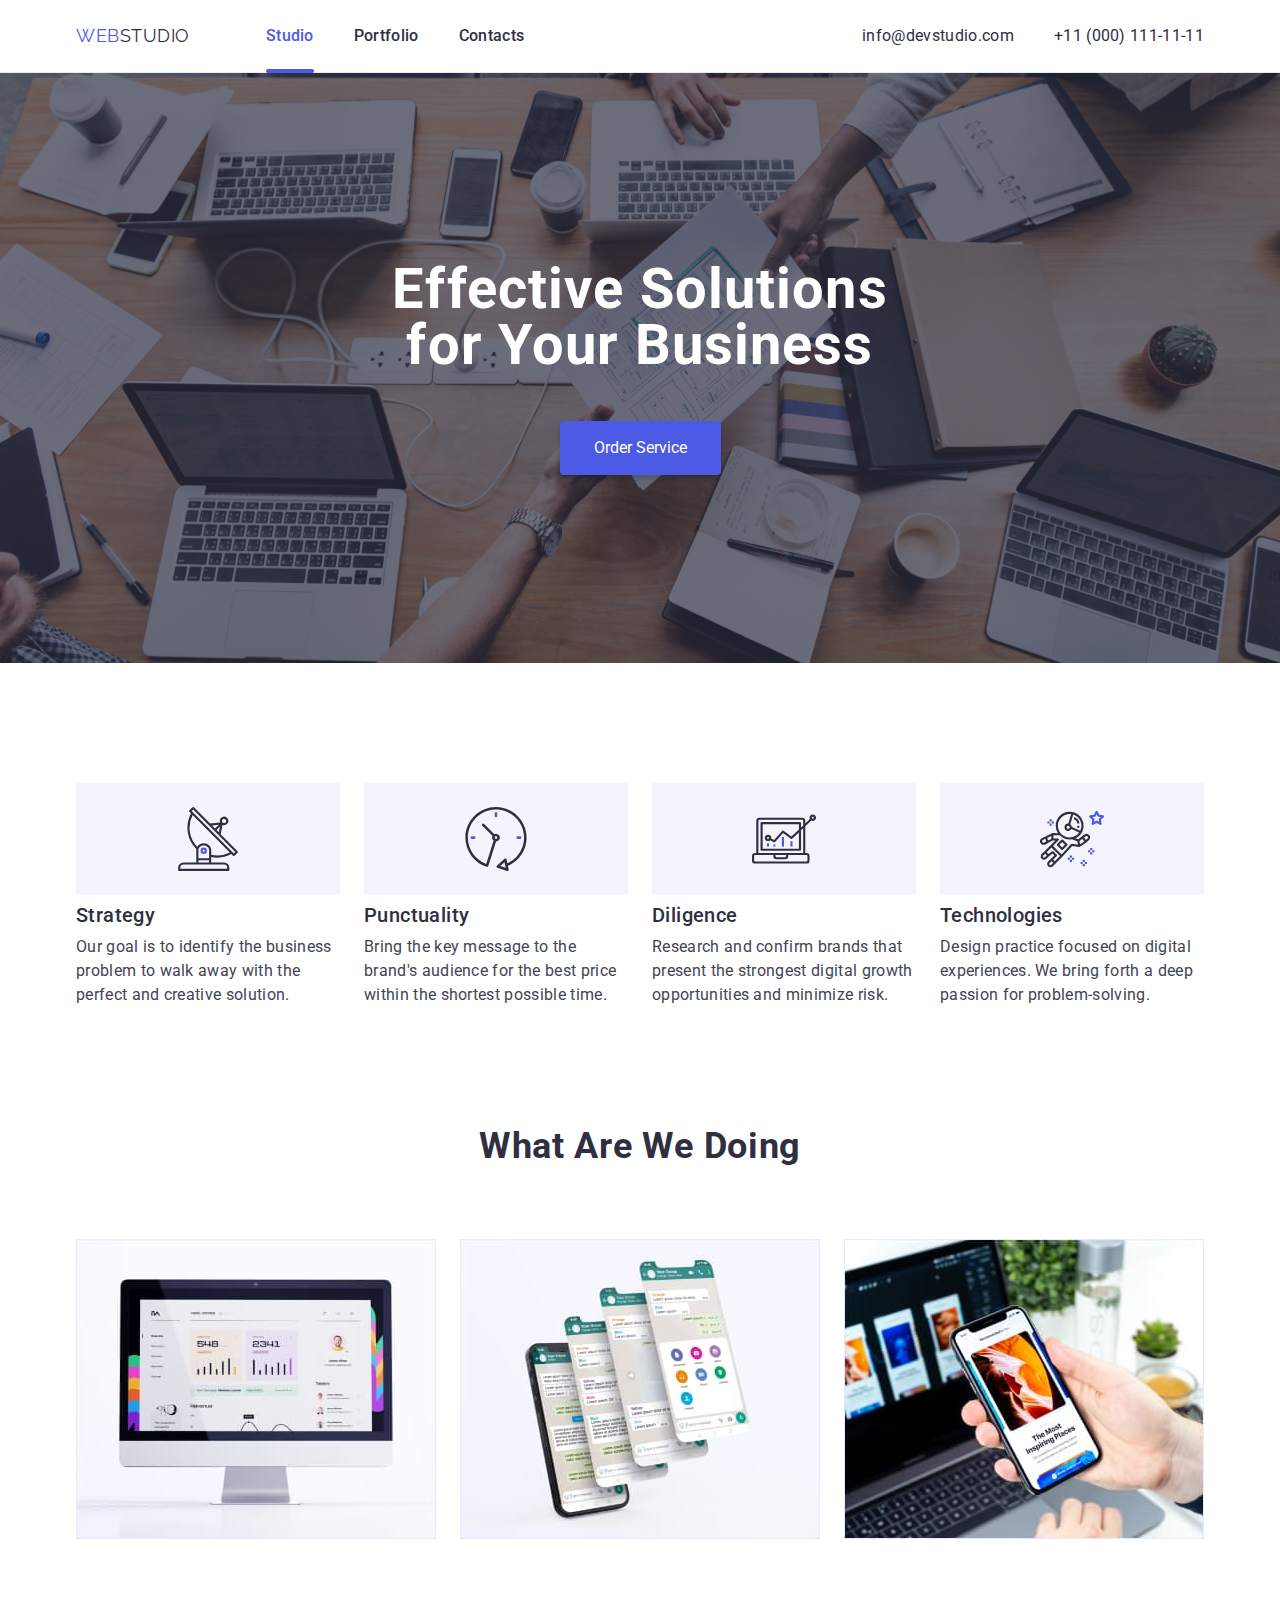
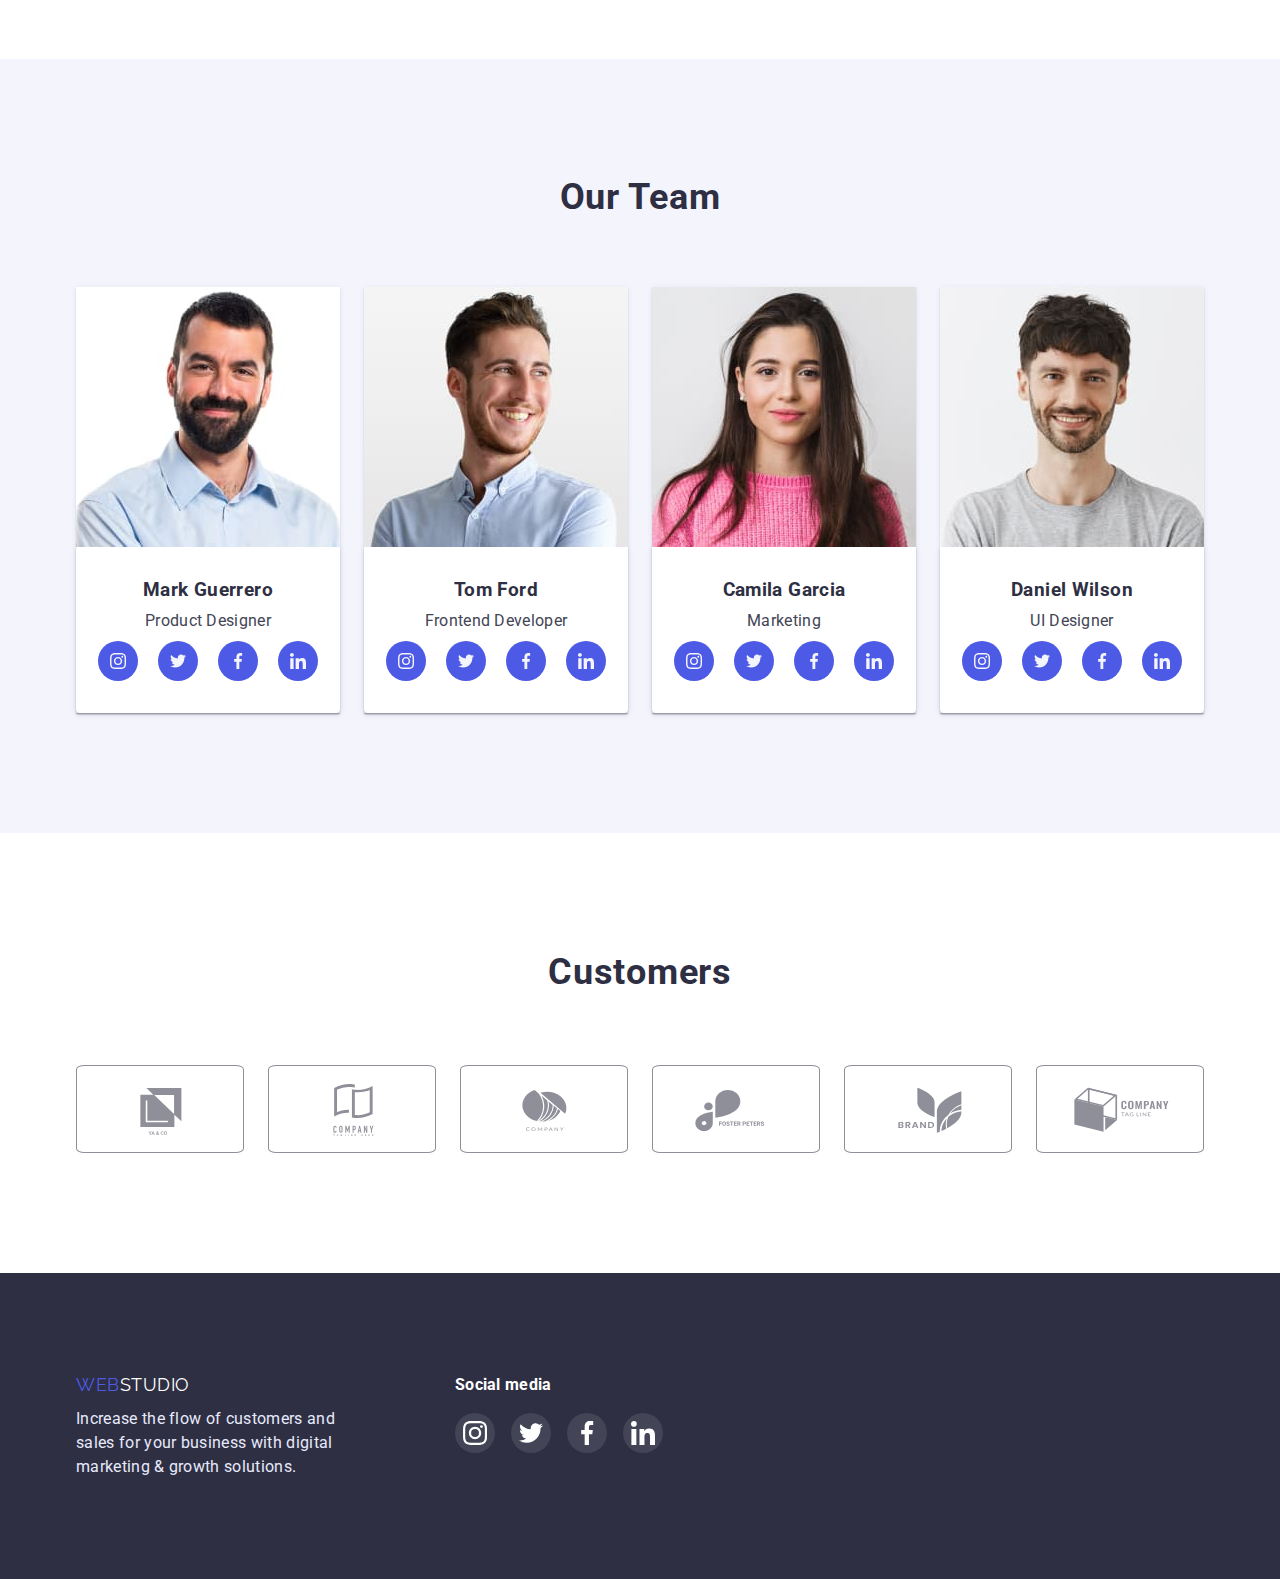
<file: index.html>
<!DOCTYPE html>
<html lang="en">

<head>
    <meta charset="UTF-8" />
    <meta http-equiv="X-UA-Compatible" content="IE=edge" />
    <meta name="viewport" content="width=device-width, initial-scale=1.0" />
    <title>WebStudio</title>
    <!-- fonts -->
    <link rel="preconnect" href="https://fonts.googleapis.com" />
    <link rel="preconnect" href="https://fonts.gstatic.com" crossorigin />
    <link href="https://fonts.googleapis.com/css2?family=Raleway:wght@800&family=Roboto:wght@400;500;700;900&display=swap"
        rel="stylesheet"/>
        <link rel="stylesheet" href="https://cdnjs.cloudflare.com/ajax/libs/modern-normalize/1.1.0/modern-normalize.min.css">
            <link rel="stylesheet" href="./css/style.css" />
</head>

<body>
    <header class="header">
        <div class="div-header container">
        <nav class="nav-link">
            <a href="./index.html" class="nav-logo link">
                <span class="logo-title">Web</span>Studio
            </a>
            <ul class="site-nav list">
                <li class="nav-li"><a href="./index.html" class="link url-nav current">Studio</a></li>
                <li class="nav-li"><a href="./portfolio.html" class="link url-nav">Portfolio</a></li>
                <li class="nav-li"><a href=""  class="link url-nav">Contacts</a></li>
            </ul>
        </nav>
        <address class="title-address">
            <ul class="ul-address list">
                <li class="li-address"><a href="mailto:info@devstudio.com"  class="link url-nav">info@devstudio.com</a></li>
                <li class="li-address"><a href="tel:+110001111111" class="link url-nav">+11 (000) 111-11-11</a></li>
            </ul>
        </address>
        </div>
    </header>
    <main>
        <section class="hero">
            <div class="container">
            <h1 class="hero-title">Effective Solutions for Your Business</h1>
            <button data-modal-open type="button" class="hero-button">Order Service</button>
            </div>
        </section>
        <section class="specifics section">
            <div class="container">
            <h2 hidden>specifics</h2>
            <ul class="specific-ul">
                <li class="specific-li">
                    <div class="specific-svg-box">
                    <svg class="specific-svg">
                        <use href="./images/symbol-defs.svg#icon-antenna"></use>
                    </svg>
                    </div>
                    <h3 class="specific-title">Strategy</h3>
                    <p class="specific-text">Our goal is to identify the business
                        problem to walk away with the perfect and creative solution.</p>
                </li>
                <li class="specific-li">
                    <div class="specific-svg-box">
                    <svg class="specific-svg">
                        <use href="./images/symbol-defs.svg#icon-clock"></use>
                    </svg>
                    </div>
                    <h3 class="specific-title">Punctuality</h3>
                    <p class="specific-text">Bring the key message to the brand's audience for the best price within the shortest possible
                        time.</p>
                </li>
                <li class="specific-li">
                    <div class="specific-svg-box">
                    <svg class="specific-svg">
                        <use href="./images/symbol-defs.svg#icon-diagram"></use>
                    </svg>
                    </div>
                    <h3 class="specific-title">Diligence</h3>
                    <p class="specific-text">Research and confirm brands that present the strongest digital growth opportunities and minimize
                        risk.</p>
                </li>
                <li class="specific-li">
                    <div class="specific-svg-box">
                    <svg class="specific-svg">
                        <use href="./images/symbol-defs.svg#icon-astronaut"></use>
                    </svg>
                    </div>
                    <h3 class="specific-title">Technologies</h3>
                    <p class="specific-text">Design practice focused on digital experiences. We bring forth a deep passion for
                        problem-solving.</p>
                </li>
            </ul>
            </div>
        </section>
        <section class="choise section">
            <div class="container">
            <h2 class="choise-title">What are we doing</h2>
            <ul class="choise-ul">
                <li class="choise-li">
                    <img src="./images/img1.jpg" alt="IMac" width="360" height="300">
                </li>
                <li class="choise-li">
                    <img src="./images/img2.jpg" alt="Iphohe" width="360" height="300">
                </li>
                <li class="choise-li">
                    <img src="./images/img3.jpg" alt="MacBook" width="360" height="300">
                </li>
            </ul>
            </div>
        </section>
        <section class="team section">
            <div class="container">
            <h2 class="team-title">Our Team</h2>
            <ul class="team-ul">
                <li class="link team-li">
                    <img src="./images/img9.jpg" alt="Mark Guerrero" width="264" height="260">
                    <div class="team-div">
                    <h3 class="team-crew">Mark Guerrero</h3>
                    <p class="team-post">Product Designer</p>
                    <ul class="socials-list">
                        <li class="team-social"><a href="#" class="socials-link">
                            <svg class="team-social-items">
                                <use href="./images/symbol-defs.svg#icon-instagram" ></use>
                            </svg>
                        </a></li>
                        <li class="team-social"><a href="#" class="socials-link">
                            <svg class="team-social-items">
                                <use href="./images/symbol-defs.svg#icon-twitter" ></use>
                            </svg>
                        </a></li>
                        <li class="team-social"><a href="#" class="socials-link">
                            <svg class="team-social-items">
                                <use href="./images/symbol-defs.svg#icon-facebook" ></use>
                            </svg>
                        </a></li>
                        <li class="team-social"><a href="#" class="socials-link">
                            <svg class="team-social-items">
                                <use href="./images/symbol-defs.svg#icon-linkedin" ></use>
                            </svg>
                        </a></li>
                    </ul>
                    </div>
                </li>
                <li class="link  team-li">
                    <img src="./images/img5.jpg" alt="Tom Ford" width="264" height="260">
                    <div class="team-div">
                    <h3 class="team-crew">Tom Ford</h3>
                    <p class="team-post">Frontend Developer</p>
                    <ul class="socials-list">
                        <li class="team-social"><a href="#" class="socials-link">
                            <svg class="team-social-items">
                                <use href="./images/symbol-defs.svg#icon-instagram" ></use>
                            </svg>
                        </a></li>
                        <li class="team-social"><a href="#" class="socials-link">
                            <svg class="team-social-items">
                                <use href="./images/symbol-defs.svg#icon-twitter" ></use>
                            </svg>
                        </a></li>
                        <li class="team-social"><a href="#" class="socials-link">
                            <svg class="team-social-items">
                                <use href="./images/symbol-defs.svg#icon-facebook" ></use>
                            </svg>
                        </a></li>
                        <li class="team-social"><a href="#" class="socials-link">
                            <svg class="team-social-items">
                                <use href="./images/symbol-defs.svg#icon-linkedin" ></use>
                            </svg>
                        </a></li>
                    </ul>
                    </div>
                </li>
                <li class="link  team-li">
                    <img src="./images/img7.jpg" alt="Camila Garcia" width="264" height="260">
                    <div class="team-div">
                    <h3 class="team-crew">Camila Garcia</h3>
                    <p class="team-post">Marketing</p>
                    <ul class="socials-list">
                        <li class="team-social"><a href="#" class="socials-link">
                            <svg class="team-social-items">
                                <use href="./images/symbol-defs.svg#icon-instagram" ></use>
                            </svg>
                        </a></li>
                        <li class="team-social"><a href="#" class="socials-link">
                            <svg class="team-social-items">
                                <use href="./images/symbol-defs.svg#icon-twitter" ></use>
                            </svg>
                        </a></li>
                        <li class="team-social"><a href="#" class="socials-link">
                            <svg class="team-social-items">
                                <use href="./images/symbol-defs.svg#icon-facebook" ></use>
                            </svg>
                        </a></li>
                        <li class="team-social"><a href="#" class="socials-link">
                            <svg class="team-social-items">
                                <use href="./images/symbol-defs.svg#icon-linkedin" ></use>
                            </svg>
                        </a></li>
                    </ul>
                    </div>
                </li>
                <li class="link  team-li">
                    <img src="./images/img8.jpg" alt="Daniel Wilson" width="264" height="260">
                    <div class="team-div">
                    <h3 class="team-crew">Daniel Wilson</h3>
                    <p class="team-post">UI Designer</p>
                    <ul class="socials-list">
                        <li class="team-social"><a href="#" class="socials-link">
                            <svg class="team-social-items">
                                <use href="./images/symbol-defs.svg#icon-instagram" ></use>
                            </svg>
                        </a></li>
                        <li class="team-social"><a href="#" class="socials-link">
                            <svg class="team-social-items">
                                <use href="./images/symbol-defs.svg#icon-twitter" ></use>
                            </svg>
                        </a></li>
                        <li class="team-social"><a href="#" class="socials-link">
                            <svg class="team-social-items">
                                <use href="./images/symbol-defs.svg#icon-facebook" ></use>
                            </svg>
                        </a></li>
                        <li class="team-social"><a href="#" class="socials-link">
                            <svg class="team-social-items">
                                <use href="./images/symbol-defs.svg#icon-linkedin" ></use>
                            </svg>
                        </a></li>
                    </ul>
                    </div>
                </li>
            </ul>
            </div>
            </div>
        </section>
        <section class="section">
            <div class="container">
            <h2 class="customers-title">Customers</h2>
            <ul class="customers-list">
                <li class="customers-items">
                    <a class="customers-link" href="">
                    <svg class="customers-svg">
                        <use href="./images/symbol-defs.svg#icon-partners-one"></use>
                    </svg>
                    </a>
                </li>
                <li class="customers-items">
                    <a class="customers-link" href="">
                    <svg class="customers-svg">
                        <use href="./images/symbol-defs.svg#icon-partners-two"></use>
                    </svg>
                    </a>
                </li>
                <li class="customers-items">
                    <a class="customers-link" href="">
                    <svg class="customers-svg">
                        <use href="./images/symbol-defs.svg#icon-partners-three"></use>
                    </svg>
                    </a>
                </li>
                <li class="customers-items">
                    <a class="customers-link" href="">
                    <svg class="customers-svg">
                        <use href="./images/symbol-defs.svg#icon-partners-four"></use>
                    </svg>
                    </a>
                </li>
                <li class="customers-items">
                    <a class="customers-link" href="">
                    <svg class="customers-svg">
                        <use href="./images/symbol-defs.svg#icon-partners-five"></use>
                    </svg>
                    </a>
                </li>
                <li class="customers-items">
                    <a class="customers-link" href="">
                    <svg class="customers-svg">
                        <use href="./images/symbol-defs.svg#icon-partners-six"></use>
                    </svg>
                    </a>
                </li>
            </ul>
            </div>
        </section>
    </main>
    <footer class="footer section">
        <div class="container footer-flex">
        <div class=" footer-box">
        <a href="./index.html" class="footer-logo link">
            <span class="logo-title">Web</span>Studio
        </a>
        <p class="footer-text">
            Increase the flow of customers and <br> sales for your business with digital <br> marketing & growth
            solutions.
        </p>
        </div>
        <div class="footer-socials-box">
            <h2 class="footer-title">Social media</h2>
            <ul class="footer-socials-list">
                <li class="footer-social">
                    <a href="" class="footer-socials-link">
                        <svg class="footer-socials-svg">
                            <use href="./images/symbol-defs.svg#icon-instagram"></use>
                        </svg>
                    </a>
                </li>
                <li class="footer-social">
                    <a href="" class="footer-socials-link">
                        <svg class="footer-socials-svg">
                            <use href="./images/symbol-defs.svg#icon-twitter"></use>
                        </svg>
                    </a>
                </li>
                <li class="footer-social">
                    <a href="" class="footer-socials-link">
                        <svg class="footer-socials-svg">
                            <use href="./images/symbol-defs.svg#icon-facebook"></use>
                        </svg>
                    </a>
                </li>
                <li class="footer-social">
                    <a href="" class="footer-socials-link">
                        <svg class="footer-socials-svg">
                            <use href="./images/symbol-defs.svg#icon-linkedin"></use>
                        </svg>
                    </a>
                </li>
            </ul>
        </div>
        </div>
    </footer>
    <div data-modal class="backdrop is-hidden">
        <div class="modal">
            <button class="modal-close" data-modal-close type="button">
                <svg><use href="./images/symbol-defs.svg#icon-Vector"></use></svg>
            </button>
        </div>
      </div>
      <script src="./js/modal.js"></script>
</body>
</html>
</file>
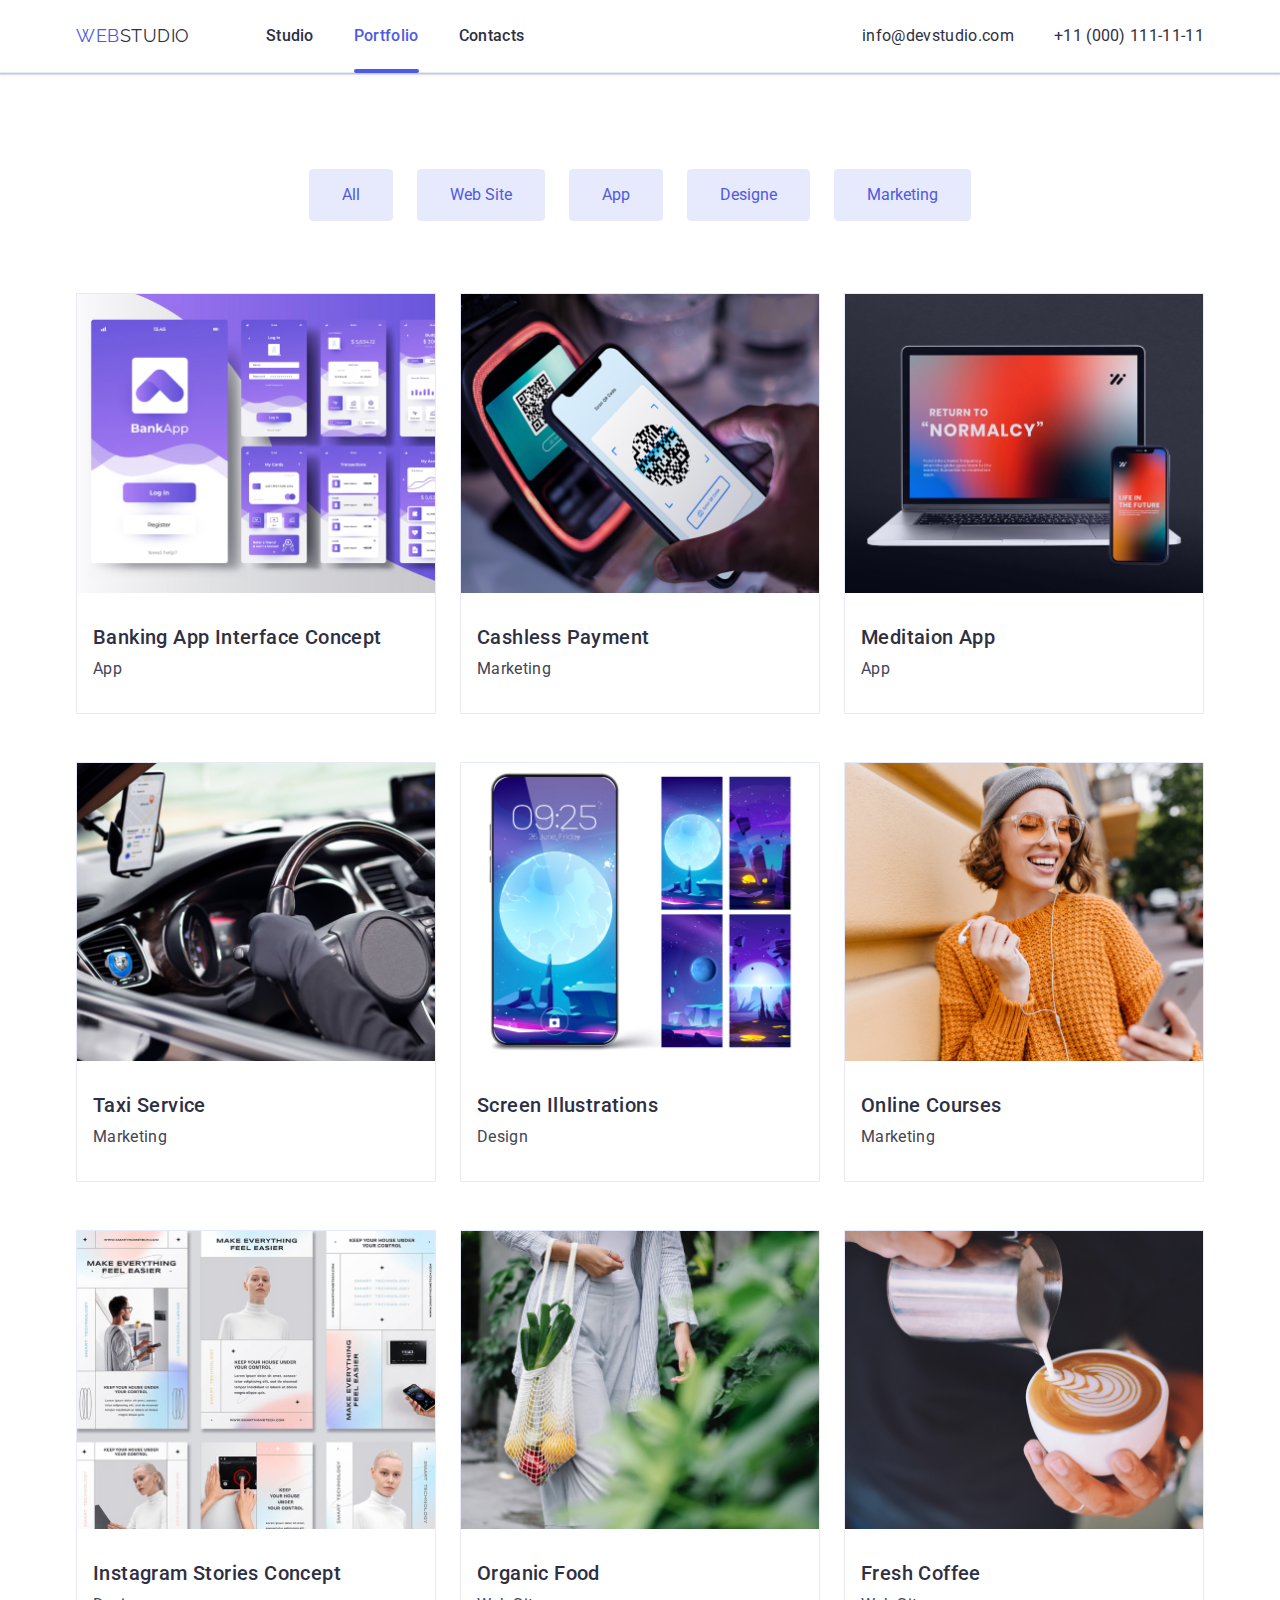
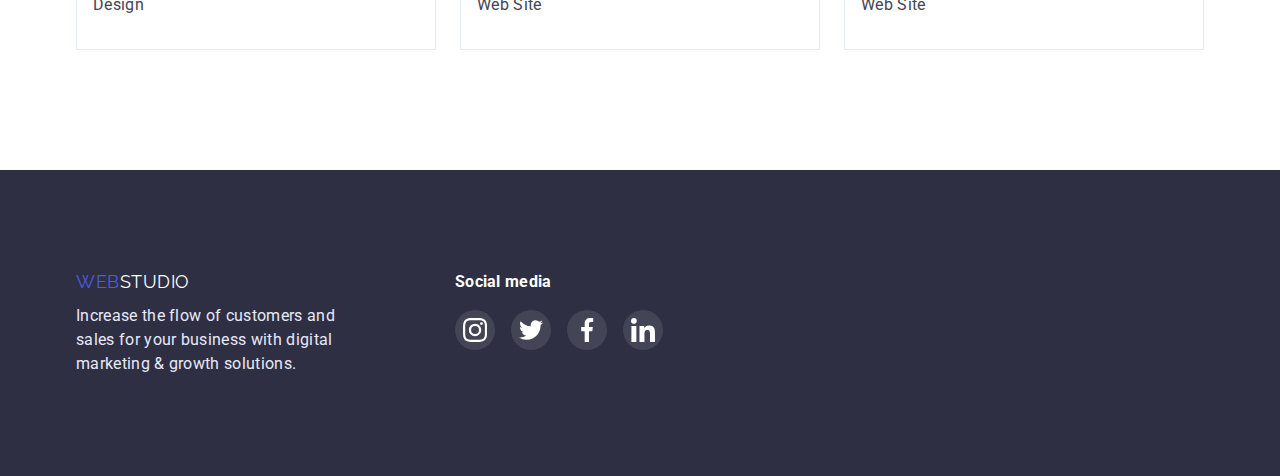
<file: portfolio.html>
<!DOCTYPE html>
<html lang="en">
  <head>
    <meta charset="UTF-8" />
    <meta http-equiv="X-UA-Compatible" content="IE=edge" />
    <meta name="viewport" content="width=device-width, initial-scale=1.0" />
    <title>Portfolio</title>
    <!-- fonts -->
    <link rel="preconnect" href="https://fonts.googleapis.com" />
    <link rel="preconnect" href="https://fonts.gstatic.com" crossorigin />
    <link
      href="https://fonts.googleapis.com/css2?family=Raleway:wght@800&family=Roboto:wght@400;500;700;900&display=swap"
      rel="stylesheet"
    />
    <link
      rel="stylesheet"
      href="https://cdnjs.cloudflare.com/ajax/libs/modern-normalize/1.1.0/modern-normalize.min.css"
    />
    <link rel="stylesheet" href="./css/style.css" />
  </head>

  <body>
    <header class="header">
      <div class="div-header container">
        <nav class="nav-link">
          <a href="./index.html" class="nav-logo link">
            <span class="logo-title">Web</span>Studio
          </a>
          <ul class="site-nav list">
            <li class="nav-li">
              <a href="./index.html" class="link url-nav">Studio</a>
            </li>
            <li class="nav-li">
              <a href="./portfolio.html" class="link url-nav current">Portfolio</a>
            </li>
            <li class="nav-li"><a href="" class="link url-nav">Contacts</a></li>
          </ul>
        </nav>
        <address class="title-address">
          <ul class="ul-address list">
            <li class="li-address">
              <a href="mailto:info@devstudio.com" class="link url-nav"
                >info@devstudio.com</a
              >
            </li>
            <li class="li-address">
              <a href="tel:+110001111111" class="link url-nav"
                >+11 (000) 111-11-11</a
              >
            </li>
          </ul>
        </address>
      </div>
    </header>
    <main>
      <section class="portfolio section">
        <div class="container">
          <ul class="ul-p-button">
            <li class="li-p-button">
              <button type="button" class="portfolio-button">All</button>
            </li>
            <li class="li-p-button">
              <button type="button" class="portfolio-button">Web Site</button>
            </li>
            <li class="li-p-button">
              <button type="button" class="portfolio-button">App</button>
            </li>
            <li class="li-p-button">
              <button type="button" class="portfolio-button">Designe</button>
            </li>
            <li class="li-p-button">
              <button type="button" class="portfolio-button">Marketing</button>
            </li>
          </ul>
          <h1 hidden class="portfolio-main-title">картинки из интернета</h1>
          <ul class="ul-p">
            <li class="li-p-f">
              <div class="inside-li-p">
                <div class="portfolio-overley">
                  <img
                    src="./images/bankingapp.jpg"
                    alt="bankingapp"
                    class="portfolio-img"
                  />
                  <div class="correct-overlay">
                    <p class="overlay-text">Lorem ipsum, dolor sit amet consectetur adipisicing elit. Officiis, laboriosam.</p>
                  </div>
                  <!-- <p>РАБОТАЙ ДАВАЙ ШВАБРА</p> -->
                </div>
                <h2 class="portfolio-title">Banking App Interface Concept</h2>
                <p class="portfolio-text">App</p>
              </div>
            </li>
            <li class="li-p-f">
              <div class="inside-li-p">
                <div class="portfolio-overley">
                <img src="./images/payment.jpg" alt="payment" />
                <div class="correct-overlay">
                  <p class="overlay-text">Lorem ipsum, dolor sit amet consectetur adipisicing elit. Officiis, laboriosam.</p>
                </div>
              </div>
                <h2 class="portfolio-title">Cashless Payment</h2>
                <p class="portfolio-text">Marketing</p>
              </div>
            </li>
            <li class="li-p-f">
              <div class="inside-li-p">
                <div class="portfolio-overley">
                <img src="./images/meditaion.jpg" alt="meditaion" />
                <div class="correct-overlay">
                  <p class="overlay-text">Lorem ipsum, dolor sit amet consectetur adipisicing elit. Officiis, laboriosam.</p>
                </div>
              </div>
                <h2 class="portfolio-title">Meditaion App</h2>
                <p class="portfolio-text">App</p>
              </div>
            </li>
            <li class="li-p-f">
              <div class="inside-li-p">
                <div class="portfolio-overley">
                <img src="./images/taxi.jpg" alt="taxi" />
                <div class="correct-overlay">
                  <p class="overlay-text">Lorem ipsum, dolor sit amet consectetur adipisicing elit. Officiis, laboriosam.</p>
                </div>
              </div>
                <h2 class="portfolio-title">Taxi Service</h2>
                <p class="portfolio-text">Marketing</p>
              </div>
            </li>
            <li class="li-p-f">
              <div class="inside-li-p">
                <div class="portfolio-overley">
                <img src="./images/screenillu.jpg" alt="screenillu" />
                <div class="correct-overlay">
                  <p class="overlay-text">Lorem ipsum, dolor sit amet consectetur adipisicing elit. Officiis, laboriosam.</p>
                </div>
              </div>
                <h2 class="portfolio-title">Screen Illustrations</h2>
                <p class="portfolio-text">Design</p>
              </div>
            </li>
            <li class="li-p-f">
              <div class="inside-li-p">
                <div class="portfolio-overley">
                <img src="./images/onlinecourses.jpg" alt="onlinecourses" />
                <div class="correct-overlay">
                  <p class="overlay-text">Lorem ipsum, dolor sit amet consectetur adipisicing elit. Officiis, laboriosam.</p>
                </div>
              </div>
                <h2 class="portfolio-title">Online Courses</h2>
                <p class="portfolio-text">Marketing</p>
              </div>
            </li>
            <li class="li-p-f">
              <div class="inside-li-p">
                <div class="portfolio-overley">
                <img
                  src="./images/instagramstories.jpg"
                  alt="instagramstories"/>
                  <div class="correct-overlay">
                    <p class="overlay-text">Lorem ipsum, dolor sit amet consectetur adipisicing elit. Officiis, laboriosam.</p>
                  </div>
                </div>
                <h2 class="portfolio-title">Instagram Stories Concept</h2>
                <p class="portfolio-text">Design</p>
              </div>
            </li>
            <li class="li-p-f">
              <div class="inside-li-p">
                <div class="portfolio-overley">
                <img src="./images/organicfood.jpg" alt="organicfood"/>
                <div class="correct-overlay">
                  <p class="overlay-text">Lorem ipsum, dolor sit amet consectetur adipisicing elit. Officiis, laboriosam.</p>
                </div>
              </div>
                <h2 class="portfolio-title">Organic Food</h2>
                <p class="portfolio-text">Web Site</p>
              </div>
            </li>
            <li class="li-p-f">
              <div class="inside-li-p">
                <div class="portfolio-overley">
                <img src="./images/freshcoffee.jpg" alt="freshcoffee"/>
                <div class="correct-overlay">
                  <p class="overlay-text">Lorem ipsum, dolor sit amet consectetur adipisicing elit. Officiis, laboriosam.</p>
                </div>
              </div>
                <h2 class="portfolio-title">Fresh Coffee</h2>
                <p class="portfolio-text">Web Site</p>
              </div>
            </li>
          </ul>
        </div>
      </section>
    </main>
    <footer class="footer section">
      <div class="container footer-flex">
        <div class="footer-box">
          <a href="./index.html" class="footer-logo link">
            <span class="logo-title">Web</span>Studio
          </a>
          <p class="footer-text">
            Increase the flow of customers and <br />
            sales for your business with digital <br />
            marketing & growth solutions.
          </p>
        </div>
        <div class="footer-socials-box">
          <h2 class="footer-title">Social media</h2>
          <ul class="footer-socials-list">
            <li class="footer-social">
              <a href="" class="footer-socials-link">
                <svg class="footer-socials-svg">
                  <use href="./images/symbol-defs.svg#icon-instagram"></use>
                </svg>
              </a>
            </li>
            <li class="footer-social">
              <a href="" class="footer-socials-link">
                <svg class="footer-socials-svg">
                  <use href="./images/symbol-defs.svg#icon-twitter"></use>
                </svg>
              </a>
            </li>
            <li class="footer-social">
              <a href="" class="footer-socials-link">
                <svg class="footer-socials-svg">
                  <use href="./images/symbol-defs.svg#icon-facebook"></use>
                </svg>
              </a>
            </li>
            <li class="footer-social">
              <a href="" class="footer-socials-link">
                <svg class="footer-socials-svg">
                  <use href="./images/symbol-defs.svg#icon-linkedin"></use>
                </svg>
              </a>
            </li>
          </ul>
        </div>
      </div>
    </footer>
  </body>
</html>
</file>
<file: css/style.css>
:root {
    --main-color: #4d5ae5;
    --main-text-color: #2e2f42;
    --p-color: #434455;
    --card-buttons-color: #f4f4fd;
    --acent-color: #404bbf;
    --main-font: "Roboto", sans-serif;
    --main-white-color: #fff;
}

ul {
    margin: 0;
}

h1 {
    margin: 0;
}

h2 {
    margin: 0;
}

h3 {
    margin: 0;
}

p {
    margin: 0;
}

ul {
    padding: 0;
}

li {
    margin: 0;
}

img {
    display: block;
    max-width: 100%;
    height: auto;
}

.list {
    margin-left: 0;
    margin-right: 0;
}

body {
    font-family: 'Roboto', sans-serif;
    background-color: var(--main-white-color);
    font-size: 16px;
}

li {
    list-style-type: none;
}

.header {
    border-bottom: 1px solid #E7E9FC;
    box-shadow: 0px 1px 6px rgba(46, 47, 66, 0.08), 0px 1px 1px rgba(46, 47, 66, 0.16), 0px 2px 1px rgba(46, 47, 66, 0.08);;
}

.link {
    text-decoration: none;
}


.portfolio-button {
    cursor: pointer;
    background-color: #E7E9FC;
    color: var(--main-color);
    border-radius: 4px;
    border: 1px solid #E7E9FC;
    display: flex;
    flex-direction: row;
    align-items: flex-start;
    padding: 16px 32px;
    gap: 10px;
    
    transition: background-color 250ms cubic-bezier(0.4, 0, 0.2, 1), color 250ms cubic-bezier(0.4, 0, 0.2, 1), box-shadow 250ms cubic-bezier(0.4, 0, 0.2, 1);
}



.portfolio-button:hover {
    background-color: var(--acent-color);
        color: var(--main-white-color);
        box-shadow: 0px 3px 1px rgba(0, 0, 0, 0.1), 0px 2px 1px rgba(0, 0, 0, 0.08), 0px 2px 2px rgba(0, 0, 0, 0.12);
}

.portfolio-button:focus {
    background-color: var(--acent-color);
        color: var(--main-white-color);
        box-shadow: 0px 3px 1px rgba(0, 0, 0, 0.1), 0px 2px 1px rgba(0, 0, 0, 0.08), 0px 2px 2px rgba(0, 0, 0, 0.12);
}

.nav-logo {
    color: var(--main-text-color);
    font-family: "Raleway";
    font-style: normal;
    font-weight: 800px;
    font-size: 18px;
    line-height: 1.3;
    letter-spacing: 0.03em;
    text-transform: uppercase;
}

.footer-logo {
    color: var(--main-white-color);
    font-family: "Raleway";
    font-weight: 800px;
    font-size: 18px;
    line-height: 1.3;
    letter-spacing: 0.03em;
    text-transform: uppercase;
    display: block;
    margin-bottom: 10px;
}

.footer-text {
    color: #E7E9FC;
        line-height: 1.5;
        letter-spacing: 0.02em;
}

.logo-title {
    color: var(--main-color);
}

.site-nav .link {
    color: var(--main-text-color);
    font-weight: 500;
    line-height: 1.5;
    letter-spacing: 0.02em;
    display: block;
    transition: color 250ms cubic-bezier(0.4, 0, 0.2, 1);
}

.ul-address-list .link {
    color: var(--p-color);
    font-style: normal;
    line-height: 1.5;
    letter-spacing: 0.02em;
    transition: color 250ms cubic-bezier(0.4, 0, 0.2, 1);
}

.ul-address-list .link:hover,
.ul-address-list .link:focus {
    color: var(--acent-color);
}


.hero {
    padding-top: 188px;
    padding-bottom: 188px;
    background-image: linear-gradient(
    rgba(46, 47, 66, 0.7),
    rgba(46, 47, 66, 0.7)),
    url(../images/people-office.jpg);
    background-repeat: no-repeat;
    background-position: center;
    max-width: 1440px;
    margin: 0 auto;
}
.hero-title {
    color: var(--main-white-color);
        font-size: 56px;
        line-height: 1;
        text-align: center;
        letter-spacing: 0.02em;
        width: 500px;
        margin-right: auto;
        margin-left: auto;
}

.section {
    padding-top: 120px;
    padding-bottom: 120px;
}

.hero-button {
    background-color: var(--main-color);
    color: var(--main-white-color);
    display: flex;
        flex-direction: row;
        align-items: flex-start;
        padding: 16px 32px;
        gap: 10px;
        cursor: pointer;
        background: #4D5AE5;
            box-shadow: 0px 4px 4px rgba(0, 0, 0, 0.15);
            border-radius: 4px;
            border-color: transparent;
            transition: background-color 250ms cubic-bezier(0.4, 0, 0.2, 1);
}
.hero-button:focus, .hero-button:hover {
    background-color: var(--acent-color);
}

.list .link {
    color: var(--main-text-color);
    transition: color 250ms cubic-bezier(0.4, 0, 0.2, 1);
}

.choise-title {
    color: var(--main-text-color);
        font-size: 36px;
        line-height: 1.1;
        text-transform: capitalize;
        letter-spacing: 0.02em;
}

.specific-title {
    color: var(--main-text-color);
        font-weight: 500;
        font-size: 20px;
        line-height: 1.2;
        letter-spacing: 0.02em;
        margin-bottom: 8px;
        margin-top: 8px;
        background-color: var(--main-white-color);
}

.specific-text {
    color: var(--p-color);
        line-height: 1.5;
        letter-spacing: 0.02em;
        background-color: var(--main-white-color);
}

.team {
    background-color: var(--card-buttons-color);
}

.team-title {
    color: var(--main-text-color);
    font-size: 36px;
    line-height: 1;
    letter-spacing: 0.02em;
    text-transform: capitalize    
}

.team-crew {
    color: var(--main-text-color);
        font-weight: 500px;
        font-size: 20;
        line-height: 1.2;
        letter-spacing: 0.02em;
}

.team-post {
    color: var(--p-color);
        line-height: 1.5;
        letter-spacing: 0.02em;
}

.footer {
    background-color: var(--main-text-color);
    padding: 100px 0;
}

.footer-flex {
    display: flex;
}

.ul-address {
    color: var(--p-color);
        font-style: normal;
        line-height: 1.5;
        letter-spacing: 0.02em;
        transition: color 250ms cubic-bezier(0.4, 0, 0.2, 1);
}

.ul-address .link:hover {
color: var(--acent-color);
}

.ul-address .link:focus {
    color: var(--acent-color);
}

.link:focus, .link:hover {
    color: var(--acent-color);
}

.portfolio-title {
    font-weight: 500;
    color: var(--main-text-color);
    font-size: 20px;
    line-height: 1.2;
    letter-spacing: 0.02em;
    margin-top: 32px;
    margin-bottom: 8px;
    padding-left: 16px;
}

.portfolio-text {
    color: var(--p-color);
    font-size: 16px;
    line-height: 1.5;
    letter-spacing: 0.02em;
    padding-bottom: 32px;
    padding-left: 16px;
}

.container {
    width: 1158px;
    padding-left: 15px;
    padding-right: 15px;
    margin: 0 auto;
}
 
.site-nav {
    margin-left: 76px;
    display: flex;
}

.ul-address {
    display: flex;
}

.nav-link {
    align-items: center;
    display: flex;
}

.nav-logo {
    display: block;
    padding-top: 24px;
    padding-bottom: 24px;
}

.url-nav {
    padding-top: 24px;
    padding-bottom: 24px;
    display: block;
    position: relative;
}

.nav-li .current {
    color: var(--main-color);
}

.current::after {
    content: '';
    display: block;
    width: 100%;
    height: 4px;
    background-color: var(--main-color);
    position: absolute;
    bottom: -1px;
    border-radius: 2px;
}

.div-header {
    display: flex;
    align-items: center;
}

.nav-li:not(:last-child) {
    margin-right: 40px;
}

.li-address:not(:last-child) {
    margin-right: 40px;
}

.title-address {
    margin-left: auto;
}


.hero-button {
    margin-top: 48px;
    margin-left: auto;
    margin-right: auto;
}

.specifics {
    padding-bottom: 0;
}

.specific-ul {
    display: flex;
}

.specific-li:not(:last-child) {
    margin-right: 24px;
}

.specific-li {
    max-width: 264px;
}

.choise-title {
    text-align: center;
    margin-bottom: 72px;
}

.choise-ul {
    display: flex;
}

.choise-li:not(:last-child) {
    margin-right: 24px;
}

.team-title {
    text-align: center;
    margin-bottom: 72px;
}

.team-ul {
    display: flex;
}

.team-li:not(:last-child) {
    margin-right: 24px;
}

.team-li {
    box-shadow: 0px 1px 6px rgba(46, 47, 66, 0.08), 0px 1px 1px rgba(46, 47, 66, 0.16), 0px 2px 1px rgba(46, 47, 66, 0.08);
}

.team-div {
    background-color: var(--main-white-color);
    text-align: center;
    box-shadow: 0px 1px 6px rgba(46, 47, 66, 0.08), 0px 1px 1px rgba(46, 47, 66, 0.16), 0px 2px 1px rgba(46, 47, 66, 0.08);
        border-radius: 0px 0px 4px 4px;
        padding-bottom: 32px;
        padding-top: 32px;
}

.team-crew {
    margin-bottom: 8px;
}

.footer-link {
    padding-top: 100px;
    margin-bottom: 16px;
}

.ul-p-button {
    display: flex;
}

.li-p-button:not(:last-child) {
    margin-right: 24px;
}

.li-p-button {
    align-self: center;
}

.div-p-button {
    margin-bottom: 72px;
}

.ul-p {
    display: flex;
    flex-wrap: wrap;
    margin-top: 72px;
}

.div-ul-p:not(:last-child) {
    margin-bottom: 48px;
}

.li-p-f {
    width: 360px;
    margin-right: 24px;
    margin-bottom: 48px;
    
}

.portfolio-main-title {
    position: absolute;
        width: 1px;
        height: 1px;
        margin: -1px;
        border: 0;
        padding: 0;
        white-space: nowrap;
        clip-path: inset(100%);
        clip: rect(0 0 0 0);
        overflow: hidden;
}

.li-p-f:nth-child(3n) {
    margin-right: 0;
}

.li-p-f:nth-last-child(-n + 3) {
    margin-bottom: 0;
}

.inside-li-p {
    background: #FFFFFF;
    border: 1px solid #E7E9FC;
    position: relative;
    transition: box-shadow 250ms cubic-bezier(0.4, 0, 0.2, 1);
}

.inside-li-p:hover {
    box-shadow: 0px 1px 6px rgba(46, 47, 66, 0.08), 0px 1px 1px rgba(46, 47, 66, 0.16), 0px 2px 1px rgba(46, 47, 66, 0.08);
}

.correct-overlay {
    width: 100%;
    height: 100%;
    background-color: var(--main-color);
    position: absolute;
    top: 0;
    left: 0;
    transform: translateY(101%);
    transition: transform 250ms cubic-bezier(0.4, 0, 0.2, 1);
}

.overlay-text {
    line-height: 1.5;
    letter-spacing: 0.02em;
    color: var(--card-buttons-color);
    padding: 40px 32px 0px;
}

.portfolio-overley {
    position: relative;
    display: block;
    overflow: hidden;
}

/* .portfolio-overley::before {
    content: '';
    position: absolute;
    width: 100%;
    height: 100%;
    background-color: rgb(64, 75, 191);
} */

/* .portfolio-overley::before {
    content: 'ОТ ДУШИ ДУШЕВНО В ДУШУ';
    text-align: center;
    position: absolute;
    width: 100%;
    height: 100%;
    background-color: rgba(64, 75, 191, 0.7);
    transform: translateY(100%);
    transition: transform 250ms cubic-bezier(0.4, 0, 0.2, 1);
} */

.inside-li-p:hover .correct-overlay {
    transform: translateY(0);
}

.ul-p-button {
    justify-content: center;
}

.portfolio {
    padding-top: 96px;
}

.team-social-items {
    width: 16px;
    height: 16px;
    fill: var(--card-buttons-color);
}

.socials-list {
    display: flex;
    gap: 20px;
    margin-top: 8px;
    justify-content: center;
}

.socials-link {
    width: 100%;
        height: 100%;
        display: flex;
        justify-content: center;
        border-radius: 50%;
        background-color: var(--main-color);
        align-items: center;
        transition: background-color 250ms cubic-bezier(0.4, 0, 0.2, 1);
}

.socials-link:hover {
    background-color: var(--acent-color);
}

.socials-link:focus {
    background-color: var(--acent-color);
}

.team-social {
    width: 40px;
    height: 40px;
}

.specific-svg-box {
    display: flex;
    justify-content: center;
    align-items: center;
    width: 264px;
    height: 112px;
    background-color: var(--card-buttons-color);
}

.specific-svg {
    width: 64px;
    height: 64px;
}

.customers-title {
    font-size: 36px;
    line-height: 1.11;
    text-align: center;
    letter-spacing: 0.02em;
    text-transform: capitalize;
    color: var(--main-text-color);
    margin-bottom: 72px;
}

.customers-list {
    display: flex;
        justify-content: center;
}

.customers-items:not(:last-child) {
    margin-right: 24px;
}

.customers-items {

}

.customers-link {
    /* display: block; */
    /* padding-top: 16px;
    padding-bottom: 16px;
    padding-right: 32px;
    padding-left: 32px; */
    display: flex;
    width: 168px;
    height: 88px;
    justify-content: center;
    align-items: center;
    border: #8E8F99 1px solid;
    border-radius: 5%;
    transition: border 250ms cubic-bezier(0.4, 0, 0.2, 1);
}

.customers-svg {
    width: 104px;
    height: 56px;
    fill: #8E8F99;
    transition: fill 250ms cubic-bezier(0.4, 0, 0.2, 1);
}

.customers-link:hover .customers-svg {
    fill: var(--acent-color);
}

.customers-link:hover {
    border: var(--acent-color) 1px solid;
}

.customers-link:focus {
    border: var(--acent-color) 1px solid;
}

.customers-link:focus .customers-svg {
    fill: var(--acent-color);
}

.footer-title {
    font-size: 16px;
    line-height: 1.5;
    letter-spacing: 0.02em;
    color: #FFFFFF;
    margin-bottom: 16px;
}

.footer-socials-list {
    display: flex;
}

.footer-socials-svg {
    width: 24px;
    height: 24px;
    fill: #FFFFFF;
}

.footer-socials-link {
    width: 100%;
    height: 100%;
    display: flex;
    justify-content: center;
    border-radius: 50%;
    align-items: center;
}

.footer-social {
    width: 40px;
    height: 40px;
}

.footer-social:not(:last-child) {
    margin-right: 16px;
}

.footer-socials-link:hover {
    background-color: #31D0AA;
}

.footer-socials-link:focus {
    background-color: #31D0AA;
}

.footer-box {
    margin-right: 120px;
}

.footer-socials-link {
        background-color: rgba(255, 255, 255, 0.1);
        transition: background-color 250ms cubic-bezier(0.4, 0, 0.2, 1);
}

.backdrop {
    position: fixed;
    top: 0;
    left: 0;
    width: 100%;
    height: 100%;
    background-color: rgba(46, 47, 66, 0.4);
    transition: background-color 250ms cubic-bezier(0.4, 0, 0.2, 1);
}

.backdrop.is-hidden {
    opacity: 0;
    pointer-events: none;
    visibility: hidden;
}

.modal {
    width: 408px;
    height: 576px;
    background: #FCFCFC;
    box-shadow: 0px 1px 1px rgba(0, 0, 0, 0.14), 0px 1px 3px rgba(0, 0, 0, 0.12), 0px 2px 1px rgba(0, 0, 0, 0.2);
    border-radius: 4px;
    position: absolute;
    top: 50%;
    left: 50%;
    transform: translate(-50%, -50%);
}

.modal-close {
    display: flex;
    width: 24px;
    height: 24px;
    align-items: center;
    justify-content: center;
    position: absolute;
    top: 32px;
    right: 32px;
    border-radius: 50%;
    cursor: pointer;
    background-color: var(--card-buttons-color);
    border: 1px solid rgba(0, 0, 0, 0.1);
    transition: background-color 250ms cubic-bezier(0.4, 0, 0.2, 1), fill 250ms cubic-bezier(0.4, 0, 0.2, 1);
}

.modal-close:hover {
    background-color: var(--acent-color);
}
.modal-close:focus {
    background-color: var(--acent-color);
}
</file>
